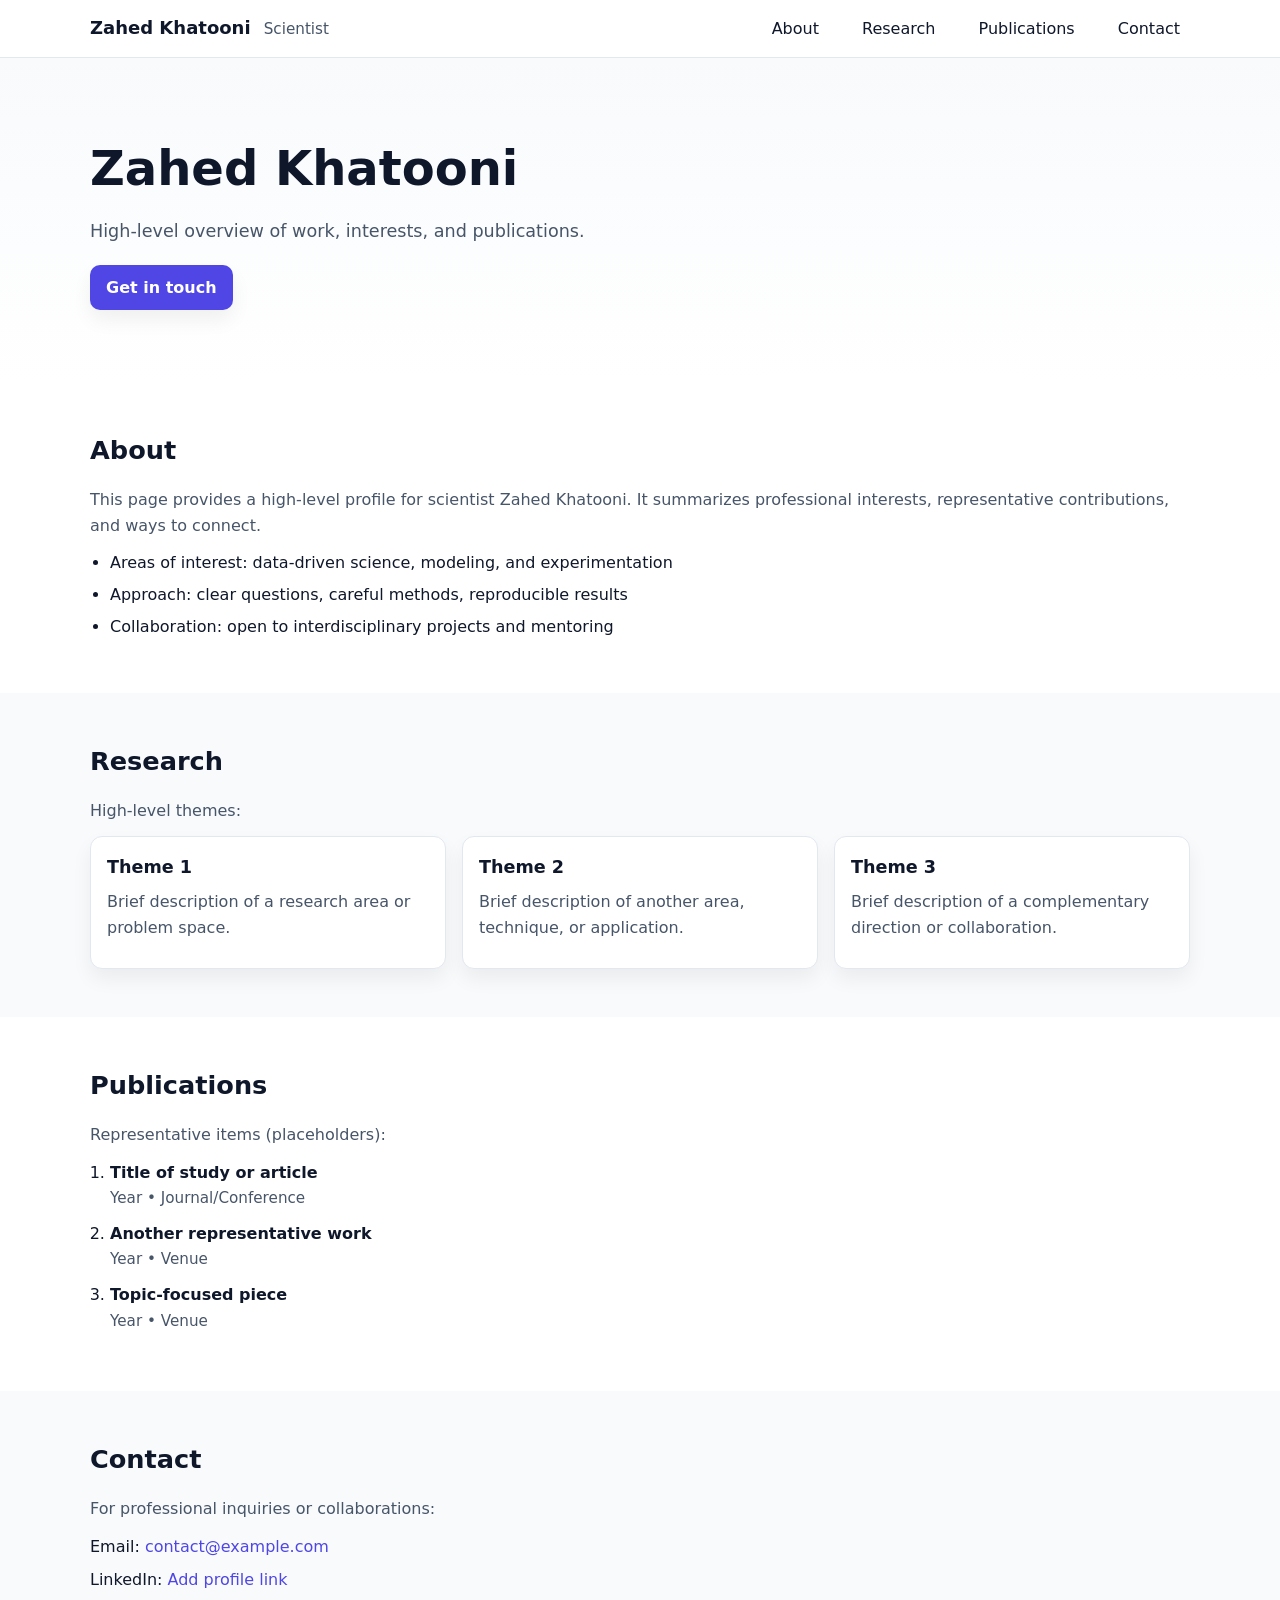
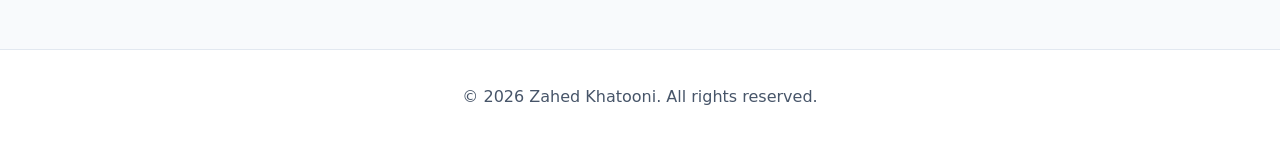
<file: zahed-khatooni-site/index.html>
<!DOCTYPE html>
<html lang="en">
<head>
  <meta charset="utf-8">
  <meta name="viewport" content="width=device-width, initial-scale=1">
  <title>Zahed Khatooni — Scientist</title>
  <meta name="description" content="High-level profile of scientist Zahed Khatooni: about, research interests, publications, and contact.">
  <link rel="stylesheet" href="styles.css">
</head>
<body>
  <header class="site-header">
    <div class="container">
      <div class="brand">
        <span class="name">Zahed Khatooni</span>
        <span class="role">Scientist</span>
      </div>
      <nav class="site-nav">
        <a href="#about">About</a>
        <a href="#research">Research</a>
        <a href="#publications">Publications</a>
        <a href="#contact">Contact</a>
      </nav>
    </div>
  </header>

  <main>
    <section class="hero">
      <div class="container">
        <h1>Zahed Khatooni</h1>
        <p class="tagline">High-level overview of work, interests, and publications.</p>
        <div class="hero-cta">
          <a class="button" href="#contact">Get in touch</a>
        </div>
      </div>
    </section>

    <section id="about" class="section">
      <div class="container">
        <h2>About</h2>
        <p>
          This page provides a high-level profile for scientist Zahed Khatooni.
          It summarizes professional interests, representative contributions, and ways to connect.
        </p>
        <div class="key-points">
          <ul>
            <li>Areas of interest: data-driven science, modeling, and experimentation</li>
            <li>Approach: clear questions, careful methods, reproducible results</li>
            <li>Collaboration: open to interdisciplinary projects and mentoring</li>
          </ul>
        </div>
      </div>
    </section>

    <section id="research" class="section alt">
      <div class="container">
        <h2>Research</h2>
        <p>High-level themes:</p>
        <div class="grid">
          <div class="card">
            <h3>Theme 1</h3>
            <p>Brief description of a research area or problem space.</p>
          </div>
          <div class="card">
            <h3>Theme 2</h3>
            <p>Brief description of another area, technique, or application.</p>
          </div>
          <div class="card">
            <h3>Theme 3</h3>
            <p>Brief description of a complementary direction or collaboration.</p>
          </div>
        </div>
      </div>
    </section>

    <section id="publications" class="section">
      <div class="container">
        <h2>Publications</h2>
        <p>Representative items (placeholders):</p>
        <ol class="pub-list">
          <li>
            <span class="pub-title">Title of study or article</span>
            <span class="pub-meta">Year • Journal/Conference</span>
          </li>
          <li>
            <span class="pub-title">Another representative work</span>
            <span class="pub-meta">Year • Venue</span>
          </li>
          <li>
            <span class="pub-title">Topic-focused piece</span>
            <span class="pub-meta">Year • Venue</span>
          </li>
        </ol>
      </div>
    </section>

    <section id="contact" class="section alt">
      <div class="container">
        <h2>Contact</h2>
        <p>For professional inquiries or collaborations:</p>
        <ul class="contact-list">
          <li>Email: <a href="mailto:contact@example.com">contact@example.com</a></li>
          <li>LinkedIn: <a href="#" aria-label="LinkedIn profile">Add profile link</a></li>
        </ul>
      </div>
    </section>
  </main>

  <footer class="site-footer">
    <div class="container">
      <p>&copy; <span id="year"></span> Zahed Khatooni. All rights reserved.</p>
    </div>
  </footer>

  <script>
    document.getElementById('year').textContent = new Date().getFullYear();
  </script>
</body>
</html>
</file>
<file: zahed-khatooni-site/styles.css>
:root {
  --accent: #4f46e5;
  --text: #0f172a;
  --muted: #475569;
  --bg: #ffffff;
  --bg-alt: #f8fafc;
  --border: #e2e8f0;
  --card-bg: #ffffff;
  --shadow: 0 10px 20px rgba(2, 8, 23, 0.06);
}

* {
  box-sizing: border-box;
}

html, body {
  margin: 0;
  padding: 0;
}

body {
  font-family: system-ui, -apple-system, Segoe UI, Roboto, Ubuntu, Cantarell, "Noto Sans", "Helvetica Neue", Arial, "Apple Color Emoji", "Segoe UI Emoji";
  color: var(--text);
  background: var(--bg);
  line-height: 1.6;
}

.container {
  width: min(1100px, 92%);
  margin: 0 auto;
}

.site-header {
  position: sticky;
  top: 0;
  z-index: 50;
  background: rgba(255, 255, 255, 0.9);
  -webkit-backdrop-filter: blur(8px);
  backdrop-filter: blur(8px);
  border-bottom: 1px solid var(--border);
}

.site-header .container {
  display: flex;
  justify-content: space-between;
  align-items: center;
  padding: 14px 0;
}

.brand .name {
  font-weight: 700;
  font-size: 1.125rem;
  margin-right: 8px;
}

.brand .role {
  color: var(--muted);
  font-size: 0.95rem;
}

.site-nav a {
  color: var(--text);
  text-decoration: none;
  margin-left: 18px;
  padding: 6px 10px;
  border-radius: 8px;
}

.site-nav a:hover {
  background: var(--bg-alt);
}

.hero {
  padding: 72px 0;
  background: linear-gradient(180deg, #f8fafc 0%, #ffffff 100%);
}

.hero h1 {
  font-size: clamp(2rem, 3vw + 1rem, 3rem);
  margin: 0 0 10px;
}

.hero .tagline {
  color: var(--muted);
  font-size: 1.1rem;
  margin: 0 0 20px;
}

.button {
  display: inline-block;
  padding: 10px 16px;
  background: var(--accent);
  color: #ffffff;
  border-radius: 10px;
  text-decoration: none;
  font-weight: 600;
  box-shadow: var(--shadow);
}

.button:hover {
  background: #4338ca;
}

.section {
  padding: 48px 0;
}

.section.alt {
  background: var(--bg-alt);
}

.section h2 {
  font-size: 1.6rem;
  margin: 0 0 16px;
}

.section p {
  margin: 0 0 12px;
  color: var(--muted);
}

.key-points ul {
  margin: 12px 0 0;
  padding-left: 20px;
}

.key-points li {
  margin: 6px 0;
}

.grid {
  display: grid;
  grid-template-columns: repeat(auto-fit, minmax(240px, 1fr));
  gap: 16px;
  margin-top: 12px;
}

.card {
  background: var(--card-bg);
  border: 1px solid var(--border);
  border-radius: 12px;
  padding: 16px;
  box-shadow: var(--shadow);
}

.card h3 {
  margin: 0 0 8px;
  font-size: 1.1rem;
}

.pub-list {
  margin: 8px 0 0;
  padding-left: 20px;
}

.pub-list li {
  margin: 10px 0;
}

.pub-title {
  font-weight: 600;
  display: block;
}

.pub-meta {
  color: var(--muted);
  font-size: 0.95rem;
}

.contact-list {
  list-style: none;
  padding: 0;
  margin: 8px 0 0;
}

.contact-list li {
  margin: 8px 0;
}

.contact-list a {
  color: var(--accent);
  text-decoration: none;
}

.contact-list a:hover {
  text-decoration: underline;
}

.site-footer {
  border-top: 1px solid var(--border);
  padding: 18px 0;
  text-align: center;
  color: var(--muted);
  background: #ffffff;
}

@media (max-width: 640px) {
  .site-header .container {
    padding: 12px 0;
  }

  .site-nav a {
    margin-left: 10px;
  }

  .hero {
    padding: 56px 0;
  }
}
</file>
